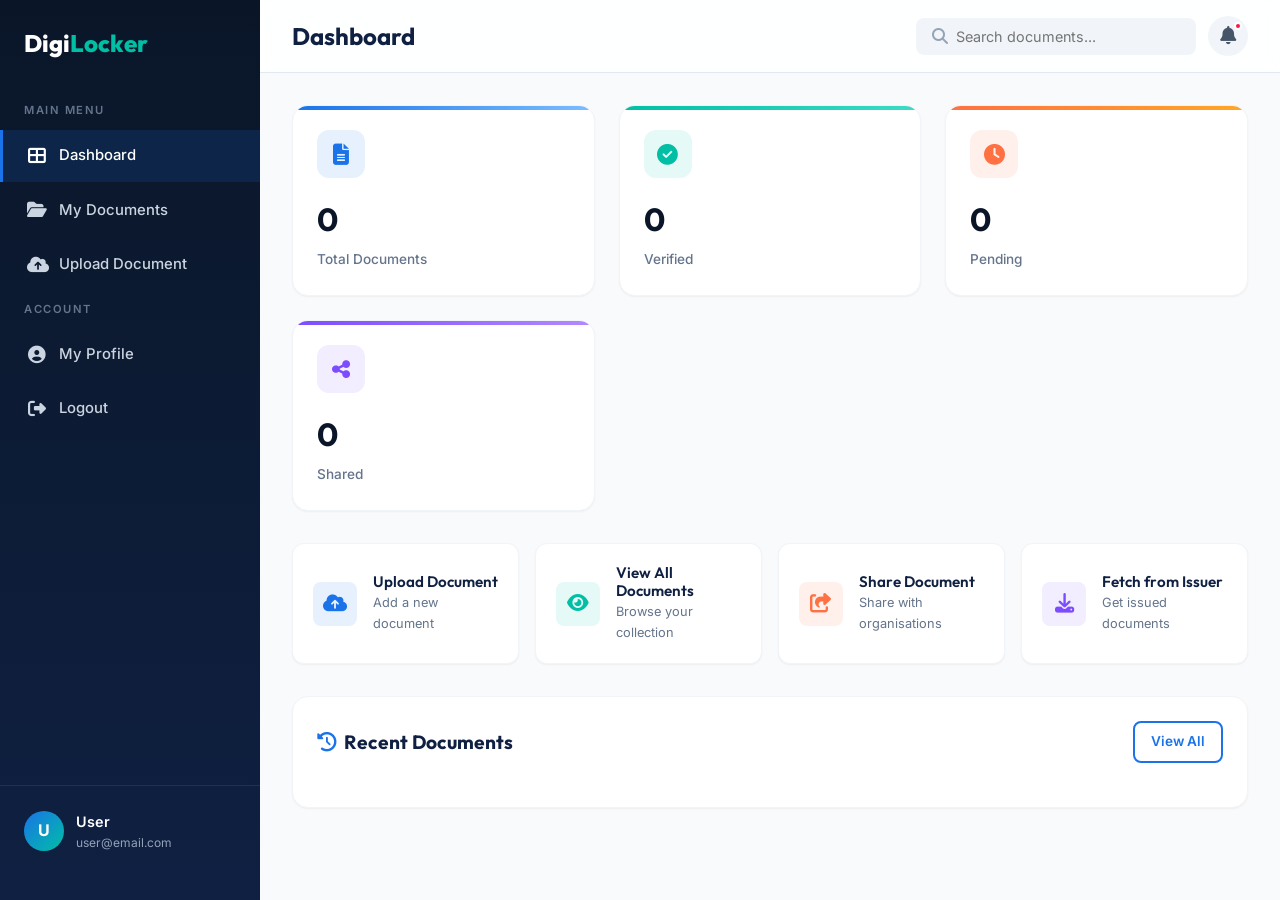
<file: make digi/index.html>
<!DOCTYPE html>
<html lang="en">

<head>
  <meta charset="UTF-8">
  <meta name="viewport" content="width=device-width, initial-scale=1.0">
  <meta name="description"
    content="DigiLocker — Your digital document wallet. Store, access, and share your documents securely.">
  <title>DigiLocker — Sign In</title>
  <link rel="stylesheet" href="css/style.css">
  <link rel="stylesheet" href="https://cdnjs.cloudflare.com/ajax/libs/font-awesome/6.5.1/css/all.min.css">
</head>

<body>
  <div class="auth-page">
    <!-- Hero Section -->
    <div class="auth-hero">
      <div class="auth-hero-content">
        <div class="logo-large">CHODU<span>Locker</span></div>
        <p class="tagline">Jada bckchodi na kare</p>
        <ul class="features-list">
          <li><span class="icon"><i class="fas fa-shield-halved"></i></span> chut chut </li>
          <li><span class="icon"><i class="fas fa-cloud-arrow-up"></i></span> bhare bajar me </li>
          <li><span class="icon"><i class="fas fa-share-nodes"></i></span> Share verified documents digitally</li>
          <li><span class="icon"><i class="fas fa-fingerprint"></i></span> Aadhaar-linked authentication</li>
          <li><span class="icon"><i class="fas fa-mobile-screen"></i></span> Access from any device, anywhere</li>
        </ul>
      </div>
    </div>

    <!-- Login Form -->
    <div class="auth-form-section">
      <div class="auth-form-wrapper">
        <h1 class="form-title">HUM AMAR HAI BSDK </h1>
        <p class="form-subtitle">BHAK BSDK</p>

        <form id="loginForm" autocomplete="off">
          <div class="form-group">
            <label for="loginUsername">nam dal M.C</label>
            <div class="input-wrapper">
              <input type="text" id="loginUsername" placeholder="Enter username or Aadhaar" required>
              <i class="fas fa-user input-icon"></i>
            </div>
          </div>

          <div class="form-group">
            <label for="loginPassword">krupaya password sahi se dale varna ma chod denge </label>
            <div class="input-wrapper">
              <input type="password" id="loginPassword" placeholder="Enter your password" required>
              <i class="fas fa-lock input-icon"></i>
              <span class="toggle-password" onclick="togglePassword('loginPassword', this)">
                <i class="fas fa-eye"></i>
              </span>
            </div>
          </div>

          <div class="form-options">
            <label class="checkbox-wrapper">
              <input type="checkbox" checked> Jyada Na Hilai
            </label>
            <a href="#">Marli Mutthi?</a>
          </div>

          <button type="submit" class="btn btn-primary"
            style="width:100%; justify-content:center; font-size:1rem; padding:15px;">
            <i class="fas fa-right-to-bracket"></i> Sign In
          </button>
        </form>

        <div class="divider">or continue with</div>

        <button class="btn btn-secondary" style="width:100%; justify-content:center;"
          onclick="showToast('OTP login coming soon!', 'info')">
          <i class="fas fa-mobile-screen"></i> Sign In with OTP
        </button>

        <p class="form-footer">
          Don't have an account? <a href="signup.html">Create Account</a>
        </p>
      </div>
    </div>
  </div>

  <div class="toast-container" id="toastContainer"></div>
  <script src="js/app.js"></script>
  <script>
    document.getElementById('loginForm').addEventListener('submit', function (e) {
      e.preventDefault();
      const username = document.getElementById('loginUsername').value.trim();
      const password = document.getElementById('loginPassword').value;
      if (login(username, password)) {
        showToast('Login successful! Redirecting...', 'success');
        setTimeout(() => window.location.href = 'dashboard.html', 800);
      } else {
        showToast('Invalid username or password', 'error');
      }
    });
    // redirect if already logged in
    if (getCurrentUser()) window.location.href = 'dashboard.html';
  </script>
</body>

</html>
</file>
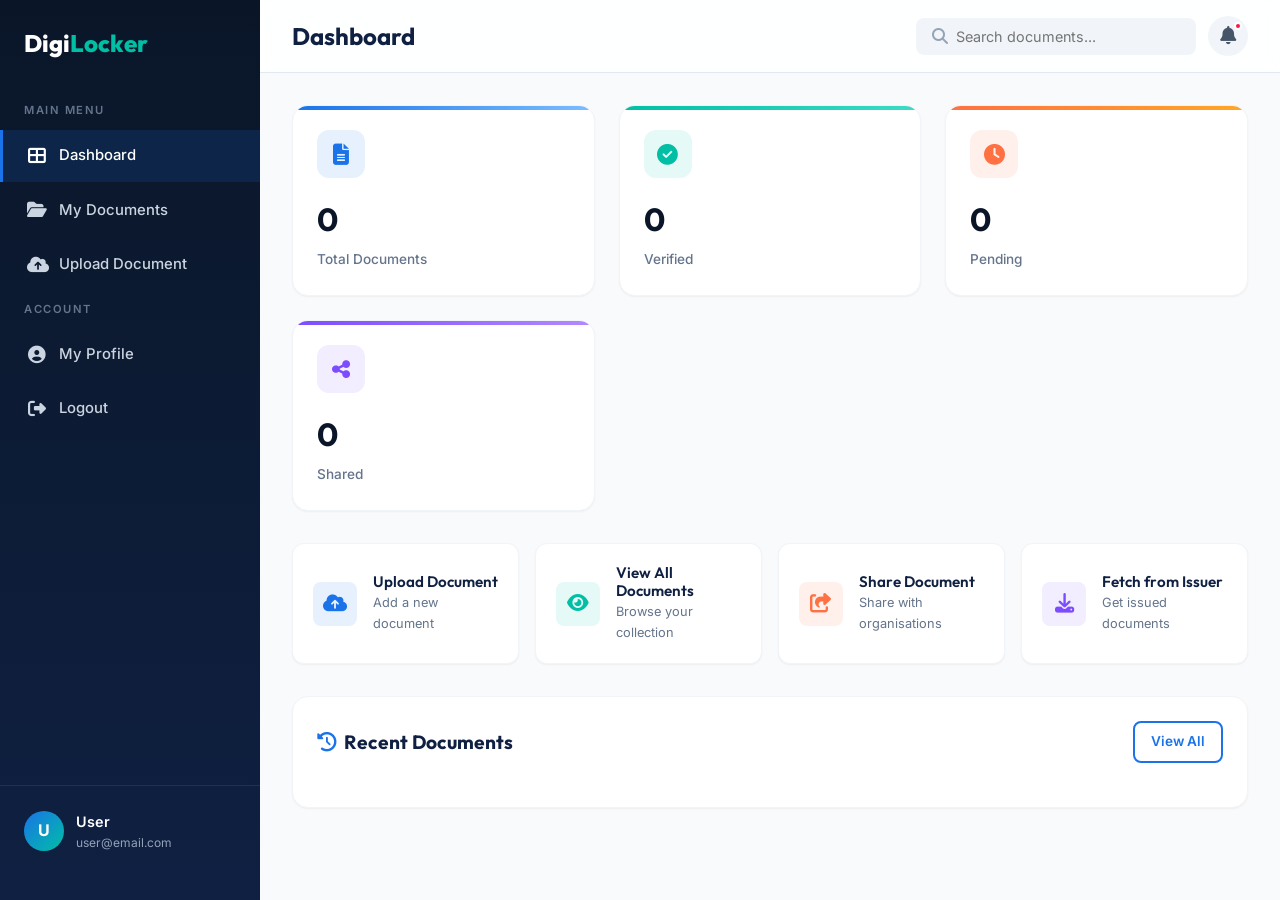
<file: make digi/dashboard.html>
<!DOCTYPE html>
<html lang="en">
<head>
  <meta charset="UTF-8">
  <meta name="viewport" content="width=device-width, initial-scale=1.0">
  <meta name="description" content="DigiLocker Dashboard — View your document statistics and recent activity.">
  <title>DigiLocker — Dashboard</title>
  <link rel="stylesheet" href="css/style.css">
  <link rel="stylesheet" href="https://cdnjs.cloudflare.com/ajax/libs/font-awesome/6.5.1/css/all.min.css">
</head>
<body>
  <!-- Sidebar Overlay (mobile) -->
  <div class="sidebar-overlay" id="sidebarOverlay" onclick="toggleSidebar()"></div>

  <!-- Sidebar -->
  <aside class="sidebar" id="sidebar">
    <div class="sidebar-header">
      <div class="sidebar-logo">Digi<span>Locker</span></div>
    </div>
    <nav class="sidebar-nav">
      <div class="nav-section-title">Main Menu</div>
      <a href="dashboard.html" class="active"><span class="nav-icon"><i class="fas fa-th-large"></i></span> Dashboard</a>
      <a href="documents.html"><span class="nav-icon"><i class="fas fa-folder-open"></i></span> My Documents</a>
      <a href="upload.html"><span class="nav-icon"><i class="fas fa-cloud-arrow-up"></i></span> Upload Document</a>
      <div class="nav-section-title">Account</div>
      <a href="profile.html"><span class="nav-icon"><i class="fas fa-user-circle"></i></span> My Profile</a>
      <a href="#" onclick="logout()"><span class="nav-icon"><i class="fas fa-right-from-bracket"></i></span> Logout</a>
    </nav>
    <div class="sidebar-footer">
      <div class="sidebar-user">
        <div class="user-avatar" id="sidebarAvatar">U</div>
        <div class="user-info">
          <div class="user-name" id="sidebarName">User</div>
          <div class="user-email" id="sidebarEmail">user@email.com</div>
        </div>
      </div>
    </div>
  </aside>

  <!-- Main Content -->
  <div class="app-layout">
    <div class="main-content">
      <!-- Top Bar -->
      <header class="topbar">
        <div class="topbar-left">
          <div class="hamburger" onclick="toggleSidebar()"><i class="fas fa-bars"></i></div>
          <h1 class="page-title">Dashboard</h1>
        </div>
        <div class="topbar-right">
          <div class="search-box">
            <i class="fas fa-search search-icon"></i>
            <input type="text" placeholder="Search documents..." id="dashSearch">
          </div>
          <div class="notification-btn" onclick="showToast('No new notifications', 'info')">
            <i class="fas fa-bell"></i>
            <span class="badge"></span>
          </div>
        </div>
      </header>

      <!-- Page Content -->
      <div class="page-content">
        <!-- Stats -->
        <div class="stats-grid">
          <div class="stat-card blue">
            <div class="stat-icon"><i class="fas fa-file-lines"></i></div>
            <div class="stat-value" id="statTotal">0</div>
            <div class="stat-label">Total Documents</div>
          </div>
          <div class="stat-card teal">
            <div class="stat-icon"><i class="fas fa-circle-check"></i></div>
            <div class="stat-value" id="statVerified">0</div>
            <div class="stat-label">Verified</div>
          </div>
          <div class="stat-card orange">
            <div class="stat-icon"><i class="fas fa-clock"></i></div>
            <div class="stat-value" id="statPending">0</div>
            <div class="stat-label">Pending</div>
          </div>
          <div class="stat-card purple">
            <div class="stat-icon"><i class="fas fa-share-nodes"></i></div>
            <div class="stat-value" id="statShared">0</div>
            <div class="stat-label">Shared</div>
          </div>
        </div>

        <!-- Quick Actions -->
        <div class="quick-actions">
          <a href="upload.html" class="quick-action-card">
            <div class="action-icon bg-blue"><i class="fas fa-cloud-arrow-up"></i></div>
            <div class="action-text">
              <h4>Upload Document</h4>
              <p>Add a new document</p>
            </div>
          </a>
          <a href="documents.html" class="quick-action-card">
            <div class="action-icon bg-teal"><i class="fas fa-eye"></i></div>
            <div class="action-text">
              <h4>View All Documents</h4>
              <p>Browse your collection</p>
            </div>
          </a>
          <div class="quick-action-card" onclick="showToast('Share feature coming soon!', 'info')">
            <div class="action-icon bg-orange"><i class="fas fa-share-from-square"></i></div>
            <div class="action-text">
              <h4>Share Document</h4>
              <p>Share with organisations</p>
            </div>
          </div>
          <div class="quick-action-card" onclick="showToast('Fetch from issuer coming soon!', 'info')">
            <div class="action-icon bg-purple"><i class="fas fa-download"></i></div>
            <div class="action-text">
              <h4>Fetch from Issuer</h4>
              <p>Get issued documents</p>
            </div>
          </div>
        </div>

        <!-- Recent Documents -->
        <div class="section-card">
          <div class="section-header">
            <h2><i class="fas fa-clock-rotate-left" style="color:var(--blue-500); margin-right:8px;"></i>Recent Documents</h2>
            <a href="documents.html" class="btn btn-sm btn-secondary">View All</a>
          </div>
          <div id="recentDocsContainer">
            <!-- Populated by JS -->
          </div>
        </div>
      </div>
    </div>
  </div>

  <div class="toast-container" id="toastContainer"></div>
  <script src="js/app.js"></script>
  <script>
    requireAuth();
    populateSidebar();
    renderDashboardStats();
    renderRecentDocs();
  </script>
</body>
</html>
</file>
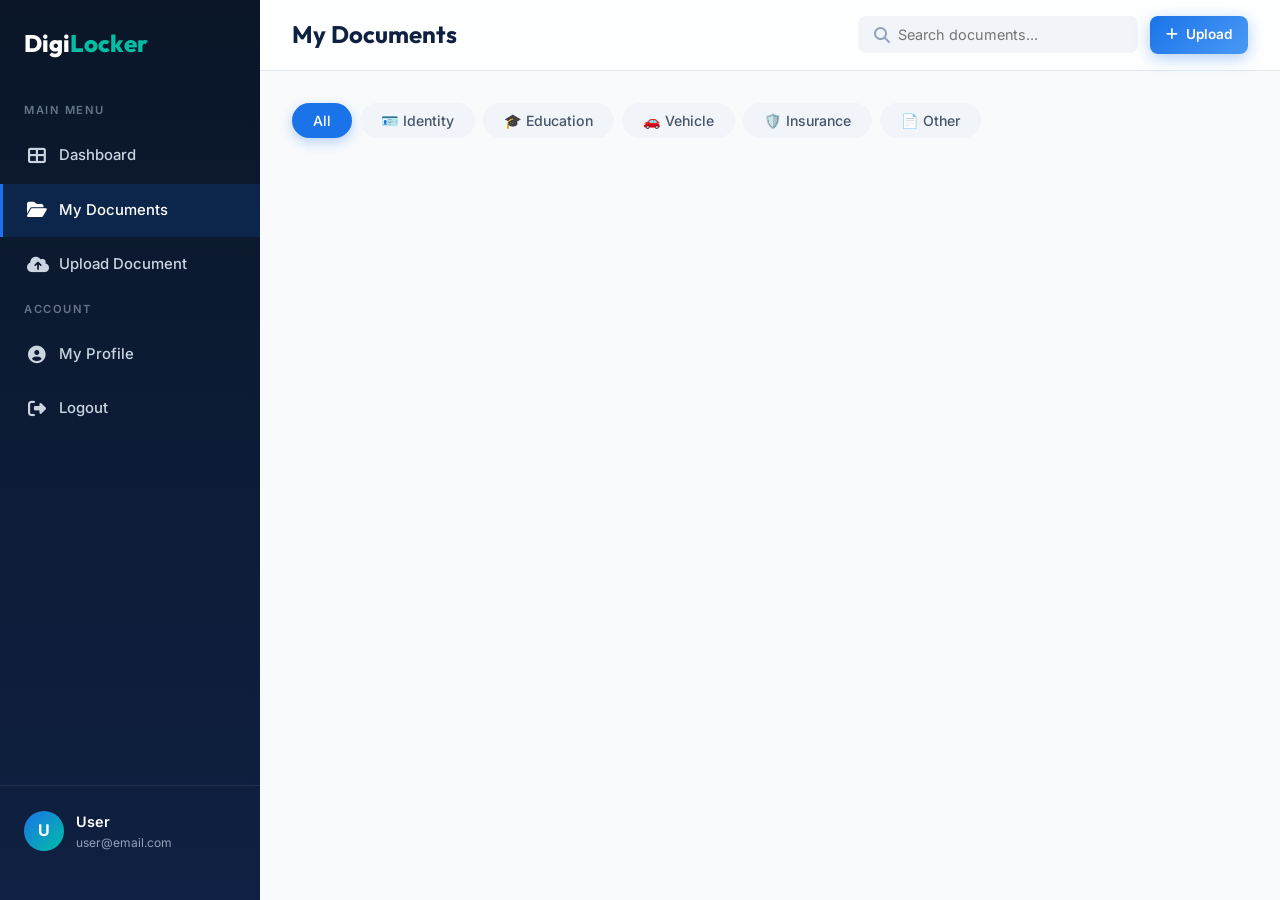
<file: make digi/documents.html>
<!DOCTYPE html>
<html lang="en">
<head>
  <meta charset="UTF-8">
  <meta name="viewport" content="width=device-width, initial-scale=1.0">
  <meta name="description" content="Browse and manage all your digital documents in DigiLocker.">
  <title>DigiLocker — My Documents</title>
  <link rel="stylesheet" href="css/style.css">
  <link rel="stylesheet" href="https://cdnjs.cloudflare.com/ajax/libs/font-awesome/6.5.1/css/all.min.css">
</head>
<body>
  <div class="sidebar-overlay" id="sidebarOverlay" onclick="toggleSidebar()"></div>

  <aside class="sidebar" id="sidebar">
    <div class="sidebar-header">
      <div class="sidebar-logo">Digi<span>Locker</span></div>
    </div>
    <nav class="sidebar-nav">
      <div class="nav-section-title">Main Menu</div>
      <a href="dashboard.html"><span class="nav-icon"><i class="fas fa-th-large"></i></span> Dashboard</a>
      <a href="documents.html" class="active"><span class="nav-icon"><i class="fas fa-folder-open"></i></span> My Documents</a>
      <a href="upload.html"><span class="nav-icon"><i class="fas fa-cloud-arrow-up"></i></span> Upload Document</a>
      <div class="nav-section-title">Account</div>
      <a href="profile.html"><span class="nav-icon"><i class="fas fa-user-circle"></i></span> My Profile</a>
      <a href="#" onclick="logout()"><span class="nav-icon"><i class="fas fa-right-from-bracket"></i></span> Logout</a>
    </nav>
    <div class="sidebar-footer">
      <div class="sidebar-user">
        <div class="user-avatar" id="sidebarAvatar">U</div>
        <div class="user-info">
          <div class="user-name" id="sidebarName">User</div>
          <div class="user-email" id="sidebarEmail">user@email.com</div>
        </div>
      </div>
    </div>
  </aside>

  <div class="app-layout">
    <div class="main-content">
      <header class="topbar">
        <div class="topbar-left">
          <div class="hamburger" onclick="toggleSidebar()"><i class="fas fa-bars"></i></div>
          <h1 class="page-title">My Documents</h1>
        </div>
        <div class="topbar-right">
          <div class="search-box">
            <i class="fas fa-search search-icon"></i>
            <input type="text" placeholder="Search documents..." id="docSearch" oninput="filterDocuments()">
          </div>
          <a href="upload.html" class="btn btn-primary btn-sm"><i class="fas fa-plus"></i> Upload</a>
        </div>
      </header>

      <div class="page-content">
        <!-- Category Tabs -->
        <div class="category-tabs" id="categoryTabs">
          <button class="category-tab active" data-cat="all" onclick="setCategory('all', this)">All</button>
          <button class="category-tab" data-cat="identity" onclick="setCategory('identity', this)">🪪 Identity</button>
          <button class="category-tab" data-cat="education" onclick="setCategory('education', this)">🎓 Education</button>
          <button class="category-tab" data-cat="vehicle" onclick="setCategory('vehicle', this)">🚗 Vehicle</button>
          <button class="category-tab" data-cat="insurance" onclick="setCategory('insurance', this)">🛡️ Insurance</button>
          <button class="category-tab" data-cat="other" onclick="setCategory('other', this)">📄 Other</button>
        </div>

        <!-- Document Grid -->
        <div class="docs-grid" id="docsGrid">
          <!-- Populated by JS -->
        </div>
      </div>
    </div>
  </div>

  <!-- Delete Confirmation Modal -->
  <div class="modal-overlay" id="deleteModal">
    <div class="modal">
      <h3><i class="fas fa-triangle-exclamation" style="color:var(--red-500); margin-right:8px;"></i>Delete Document</h3>
      <p>Are you sure you want to delete this document? This action cannot be undone.</p>
      <div class="modal-actions">
        <button class="btn btn-secondary btn-sm" onclick="closeModal('deleteModal')">Cancel</button>
        <button class="btn btn-danger btn-sm" id="confirmDeleteBtn">Delete</button>
      </div>
    </div>
  </div>

  <div class="toast-container" id="toastContainer"></div>
  <script src="js/app.js"></script>
  <script>
    requireAuth();
    populateSidebar();

    let currentCategory = 'all';

    function setCategory(cat, btn) {
      currentCategory = cat;
      document.querySelectorAll('.category-tab').forEach(t => t.classList.remove('active'));
      btn.classList.add('active');
      filterDocuments();
    }

    function filterDocuments() {
      const search = (document.getElementById('docSearch').value || '').toLowerCase();
      const docs = getDocuments();
      const filtered = docs.filter(d => {
        const matchCat = currentCategory === 'all' || d.category === currentCategory;
        const matchSearch = d.name.toLowerCase().includes(search) || d.category.toLowerCase().includes(search);
        return matchCat && matchSearch;
      });
      renderDocGrid(filtered);
    }

    function renderDocGrid(docs) {
      const grid = document.getElementById('docsGrid');
      if (!docs.length) {
        grid.innerHTML = `
          <div class="empty-state" style="grid-column:1/-1;">
            <div class="empty-icon">📂</div>
            <h3>No documents found</h3>
            <p>Upload your first document to get started</p>
            <a href="upload.html" class="btn btn-primary"><i class="fas fa-cloud-arrow-up"></i> Upload Document</a>
          </div>`;
        return;
      }
      grid.innerHTML = docs.map((doc, i) => `
        <div class="doc-card" style="animation-delay:${i * .05}s">
          <div class="doc-card-header">
            <div class="doc-icon-lg ${doc.category}" style="background:${getCategoryBg(doc.category)}; color:${getCategoryColor(doc.category)};">
              ${getCategoryIcon(doc.category)}
            </div>
            <div class="doc-details">
              <h4 title="${doc.name}">${doc.name}</h4>
              <div class="doc-category">${capitalize(doc.category)}</div>
            </div>
          </div>
          <div class="doc-card-body">
            <div class="doc-card-meta">
              <span><i class="fas fa-calendar"></i> ${doc.date}</span>
              <span><i class="fas fa-hdd"></i> ${doc.size || 'N/A'}</span>
            </div>
            <div style="margin-top:10px;">
              <span class="status-badge ${doc.verified ? 'verified' : 'pending'}">
                <i class="fas fa-${doc.verified ? 'circle-check' : 'clock'}"></i>
                ${doc.verified ? 'Verified' : 'Pending'}
              </span>
            </div>
          </div>
          <div class="doc-card-actions">
            <button class="btn btn-sm doc-action-view" onclick="viewDocument('${doc.id}')"><i class="fas fa-eye"></i> View</button>
            <button class="btn btn-sm doc-action-download" onclick="downloadDocument('${doc.id}')"><i class="fas fa-download"></i></button>
            <button class="btn btn-sm doc-action-delete" onclick="promptDelete('${doc.id}')"><i class="fas fa-trash"></i></button>
          </div>
        </div>
      `).join('');
    }

    let deleteTargetId = null;
    function promptDelete(id) {
      deleteTargetId = id;
      document.getElementById('deleteModal').classList.add('show');
    }
    function closeModal(id) {
      document.getElementById(id).classList.remove('show');
    }
    document.getElementById('confirmDeleteBtn').addEventListener('click', function() {
      if (deleteTargetId) {
        deleteDocument(deleteTargetId);
        showToast('Document deleted', 'success');
        closeModal('deleteModal');
        filterDocuments();
        deleteTargetId = null;
      }
    });

    filterDocuments();
  </script>
</body>
</html>
</file>
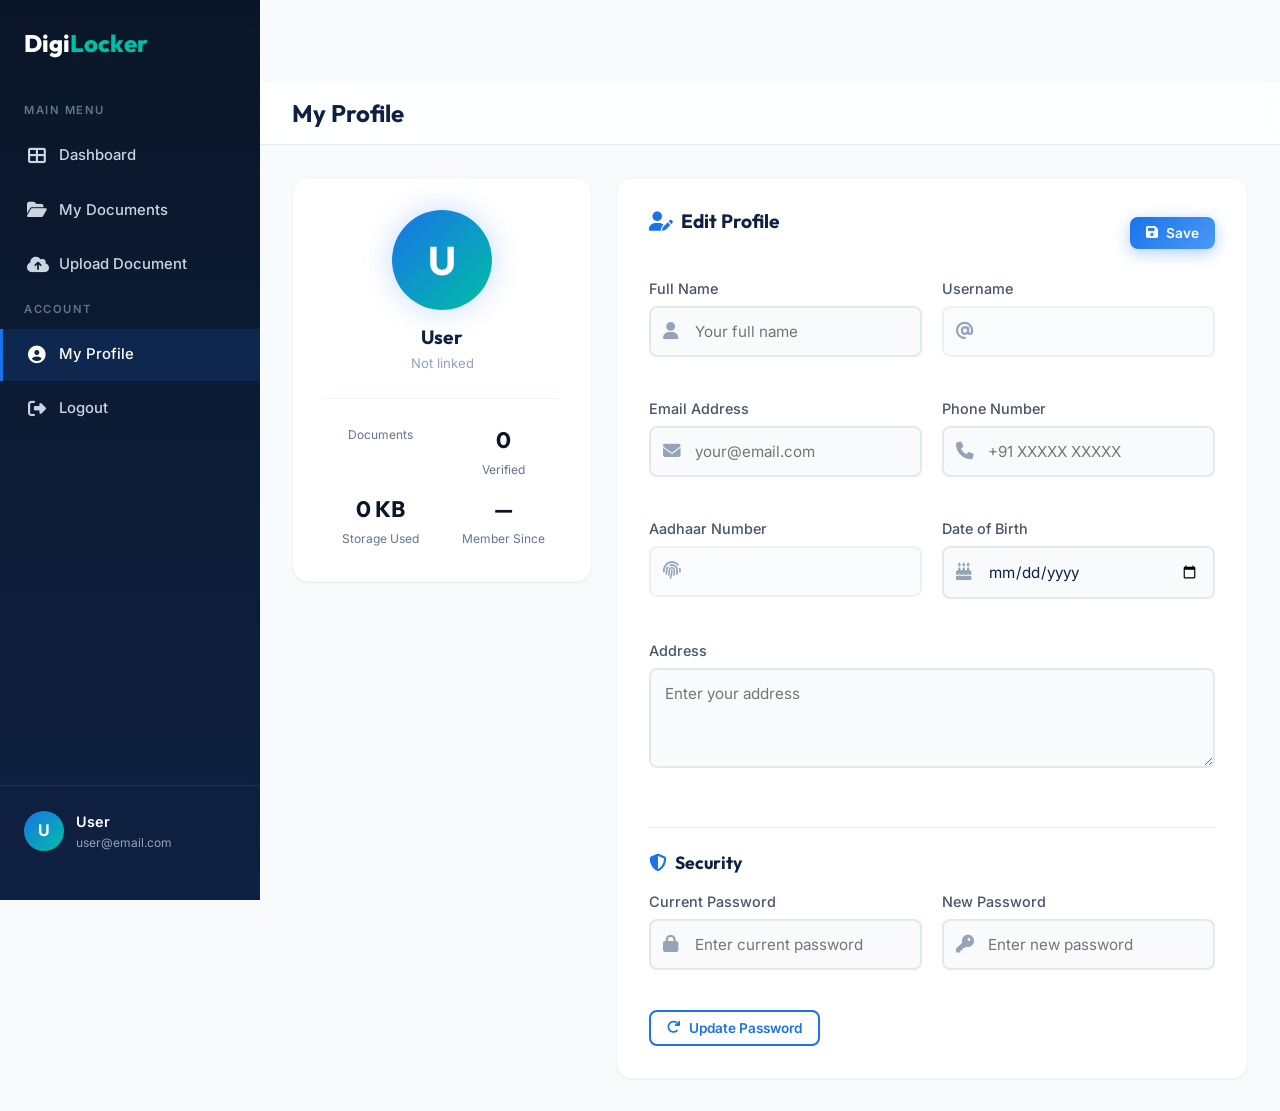
<file: make digi/profile.html>
<!DOCTYPE html>
<html lang="en">

<head>
  <meta charset="UTF-8">
  <meta name="viewport" content="width=device-width, initial-scale=1.0">
  <meta name="description" content="Manage your DigiLocker profile and account settings.">
  <title>DigiLocker — My Profile</title>
  <link rel="stylesheet" href="css/style.css">
  <link rel="stylesheet" href="https://cdnjs.cloudflare.com/ajax/libs/font-awesome/6.5.1/css/all.min.css">
</head>

<body>6
  <div class="sidebar-overlay" id="sidebarOverlay" onclick="toggleSidebar()"></div>

  <aside class="sidebar" id="sidebar">
    <div class="sidebar-header">
      <div class="sidebar-logo">Digi<span>Locker</span></div>
    </div>
    <nav class="sidebar-nav">
      <div class="nav-section-title">Main Menu</div>
      <a href="dashboard.html"><span class="nav-icon"><i class="fas fa-th-large"></i></span> Dashboard</a>
      <a href="documents.html"><span class="nav-icon"><i class="fas fa-folder-open"></i></span> My Documents</a>
      <a href="upload.html"><span class="nav-icon"><i class="fas fa-cloud-arrow-up"></i></span> Upload Document</a>
      <div class="nav-section-title">Account</div>
      <a href="profile.html" class="active"><span class="nav-icon"><i class="fas fa-user-circle"></i></span> My
        Profile</a>
      <a href="#" onclick="logout()"><span class="nav-icon"><i class="fas fa-right-from-bracket"></i></span> Logout</a>
    </nav>
    <div class="sidebar-footer">
      <div class="sidebar-user">
        <div class="user-avatar" id="sidebarAvatar">U</div>
        <div class="user-info">
          <div class="user-name" id="sidebarName">User</div>
          <div class="user-email" id="sidebarEmail">user@email.com</div>
        </div>
      </div>
    </div>
  </aside>
  <table>
    <tr>
      <th>Name</th>
      <th>Subject</th>
    </tr>
    <tr>
      <td>Rahul</td>
      <td>Data Science</td>
    </tr>
  </table>


  <div class="app-layout">
    <div class="main-content">
      <header class="topbar">
        <div class="topbar-left">
          <div class="hamburger" onclick="toggleSidebar()"><i class="fas fa-bars"></i></div>
          <h1 class="page-title">My Profile</h1>
        </div>
        <div class="topbar-right"></div>
      </header>

      <div class="page-content">
        <div class="profile-grid">
          <!-- Profile Sidebar -->
          <div class="profile-sidebar">
            <div class="profile-avatar" id="profileAvatar">U</div>
            <h3 id="profileName">User Name</h3>
            <p class="profile-email" id="profileEmail">user@email.com</p>
            <p class="profile-aadhaar" id="profileAadhaar">XXXX XXXX XXXX</p>
            <div class="profile-stats">
              <div class="profile-stat">
                <div class="num" id="profileDocCount">0</div>
                <div class="lbl">Documents</div>
              </div>
              <div class="profile-stat">
                <div class="num" id="profileVerified">0</div>
                <div class="lbl">Verified</div>
              </div>
              <div class="profile-stat">
                <div class="num" id="profileStorage">0 KB</div>
                <div class="lbl">Storage Used</div>
              </div>
              <div class="profile-stat">
                <div class="num" id="profileJoined">—</div>
                <div class="lbl">Member Since</div>
              </div>
            </div>
          </div>

          <!-- Profile Details -->
          <div class="profile-details">
            <div class="section-header">
              <h2><i class="fas fa-user-pen" style="color:var(--blue-500); margin-right:8px;"></i>Edit Profile</h2>
              <button class="btn btn-primary btn-sm" id="saveProfileBtn" onclick="saveProfile()">
                <i class="fas fa-save"></i> Save
              </button>
            </div>

            <form id="profileForm">
              <div class="detail-row">
                <div class="form-group">
                  <label for="editName">Full Name</label>
                  <div class="input-wrapper">
                    <input type="text" id="editName" placeholder="Your full name">
                    <i class="fas fa-user input-icon"></i>
                  </div>
                </div>
                <div class="form-group">
                  <label for="editUsername">Username</label>
                  <div class="input-wrapper">
                    <input type="text" id="editUsername" disabled style="opacity:.6; cursor:not-allowed;">
                    <i class="fas fa-at input-icon"></i>
                  </div>
                </div>
              </div>

              <div class="detail-row">
                <div class="form-group">
                  <label for="editEmail">Email Address</label>
                  <div class="input-wrapper">
                    <input type="email" id="editEmail" placeholder="your@email.com">
                    <i class="fas fa-envelope input-icon"></i>
                  </div>
                </div>
                <div class="form-group">
                  <label for="editPhone">Phone Number</label>
                  <div class="input-wrapper">
                    <input type="tel" id="editPhone" placeholder="+91 XXXXX XXXXX">
                    <i class="fas fa-phone input-icon"></i>
                  </div>
                </div>
              </div>

              <div class="detail-row">
                <div class="form-group">
                  <label for="editAadhaar">Aadhaar Number</label>
                  <div class="input-wrapper">
                    <input type="text" id="editAadhaar" disabled style="opacity:.6; cursor:not-allowed;">
                    <i class="fas fa-fingerprint input-icon"></i>
                  </div>
                </div>
                <div class="form-group">
                  <label for="editDob">Date of Birth</label>
                  <div class="input-wrapper">
                    <input type="date" id="editDob">
                    <i class="fas fa-cake-candles input-icon"></i>
                  </div>
                </div>
              </div>

              <div class="detail-row">
                <div class="form-group" style="grid-column:1/-1;">
                  <label for="editAddress">Address</label>
                  <textarea id="editAddress" placeholder="Enter your address"></textarea>
                </div>
              </div>
            </form>

            <!-- Change Password -->
            <div style="margin-top:32px; padding-top:24px; border-top:1px solid var(--gray-200);">
              <h2 style="font-size:1.1rem; margin-bottom:16px;"><i class="fas fa-shield-halved"
                  style="color:var(--blue-500); margin-right:8px;"></i>Security</h2>
              <div class="detail-row">
                <div class="form-group">
                  <label for="currentPass">Current Password</label>
                  <div class="input-wrapper">
                    <input type="password" id="currentPass" placeholder="Enter current password">
                    <i class="fas fa-lock input-icon"></i>
                  </div>
                </div>
                <div class="form-group">
                  <label for="newPass">New Password</label>
                  <div class="input-wrapper">
                    <input type="password" id="newPass" placeholder="Enter new password">
                    <i class="fas fa-key input-icon"></i>
                  </div>
                </div>
              </div>
              <button class="btn btn-secondary btn-sm" onclick="changePassword()">
                <i class="fas fa-arrow-rotate-right"></i> Update Password
              </button>
            </div>
          </div>
        </div>
      </div>
    </div>
  </div>

  <div class="toast-container" id="toastContainer"></div>
  <script src="js/app.js"></script>
  <script>
    requireAuth();
    populateSidebar();

    // Load profile data
    const user = getCurrentUser();
    if (user) {
      document.getElementById('profileAvatar').textContent = user.name ? user.name[0].toUpperCase() : 'U';
      document.getElementById('profileName').textContent = user.name || 'User';
      document.getElementById('profileEmail').textContent = user.email || '';
      const maskedAadhaar = user.aadhaar ? 'XXXX XXXX ' + user.aadhaar.slice(-4) : 'Not linked';
      document.getElementById('profileAadhaar').textContent = maskedAadhaar;

      // Edit fields
      document.getElementById('editName').value = user.name || '';
      document.getElementById('editUsername').value = user.username || '';
      document.getElementById('editEmail').value = user.email || '';
      document.getElementById('editPhone').value = user.phone || '';
      document.getElementById('editAadhaar').value = user.aadhaar ? user.aadhaar.replace(/(\d{4})(?=\d)/g, '$1 ') : '';
      document.getElementById('editDob').value = user.dob || '';
      document.getElementById('editAddress').value = user.address || '';

      // Stats
      const docs = getDocuments();
      document.getElementById('profileDocCount').textContent = docs.length;
      document.getElementById('profileVerified').textContent = docs.filter(d => d.verified).length;
      document.getElementById('profileJoined').textContent = user.joined || 'Today';

      // Estimate storage
      let totalBytes = 0;
      docs.forEach(d => { if (d.data) totalBytes += d.data.length; });
      document.getElementById('profileStorage').textContent = formatFileSize(totalBytes);
    }

    function saveProfile() {
      const updated = {
        name: document.getElementById('editName').value.trim(),
        email: document.getElementById('editEmail').value.trim(),
        phone: document.getElementById('editPhone').value.trim(),
        dob: document.getElementById('editDob').value,
        address: document.getElementById('editAddress').value.trim()
      };
      updateUser(updated);
      showToast('Profile updated successfully!', 'success');
      // Refresh sidebar
      populateSidebar();
      document.getElementById('profileAvatar').textContent = updated.name ? updated.name[0].toUpperCase() : 'U';
      document.getElementById('profileName').textContent = updated.name;
      document.getElementById('profileEmail').textContent = updated.email;
    }

    function changePassword() {
      const current = document.getElementById('currentPass').value;
      const newP = document.getElementById('newPass').value;
      if (!current || !newP) { showToast('Fill in both password fields', 'error'); return; }
      if (newP.length < 6) { showToast('New password must be at least 6 characters', 'error'); return; }
      const user = getCurrentUser();
      if (user.password !== current) { showToast('Current password is incorrect', 'error'); return; }
      updateUser({ password: newP });
      showToast('Password updated!', 'success');
      document.getElementById('currentPass').value = '';
      document.getElementById('newPass').value = '';
    }
  </script>
</body>

</html>
</file>
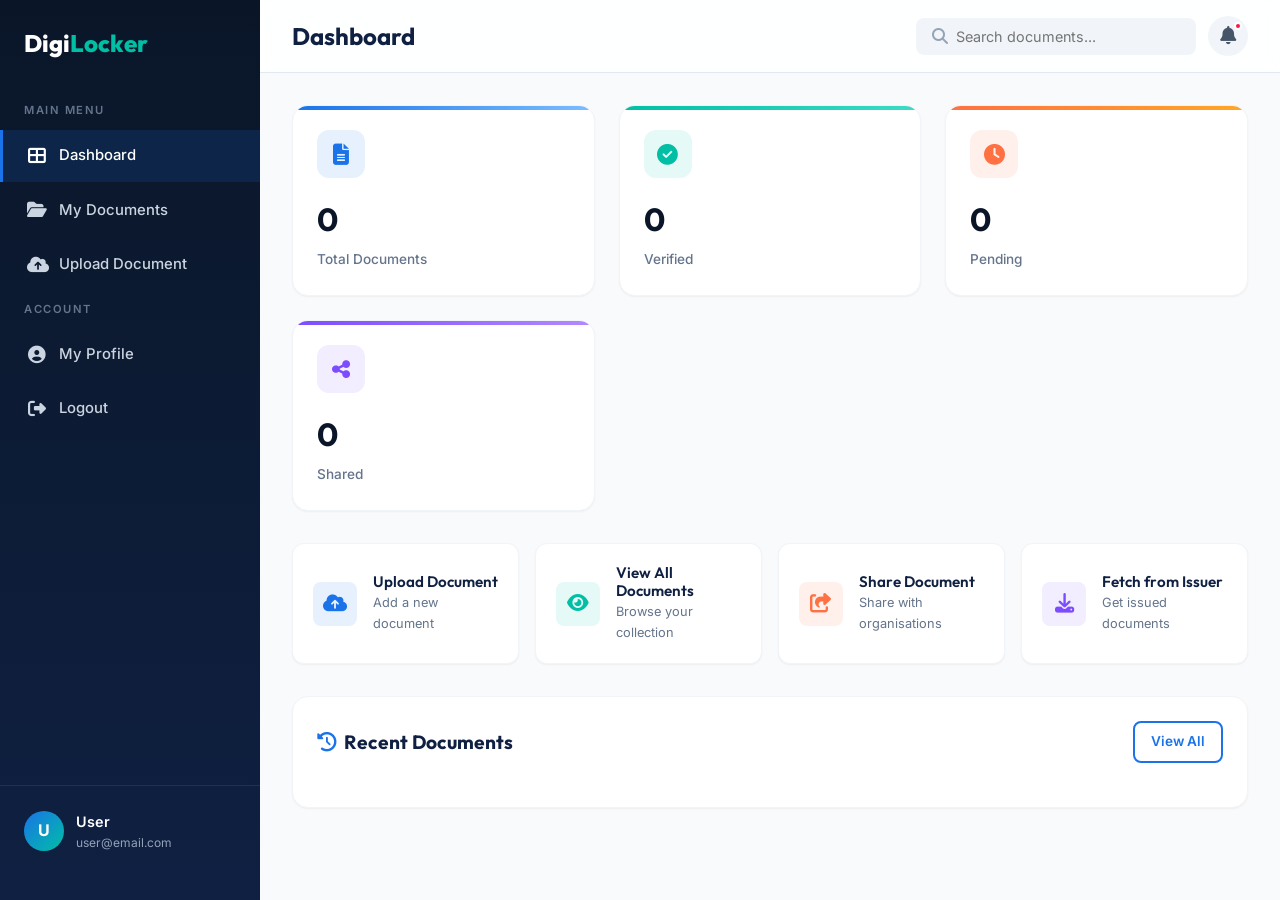
<file: make digi/signup.html>
<!DOCTYPE html>
<html lang="en">

<head>
  <meta charset="UTF-8">
  <meta name="viewport" content="width=device-width, initial-scale=1.0">
  <meta name="description"
    content="Create your DigiLocker account to securely store and manage your digital documents.">
  <title>DigiLocker — Create Account</title>
  <link rel="stylesheet" href="css/style.css">
  <link rel="stylesheet" href="https://cdnjs.cloudflare.com/ajax/libs/font-awesome/6.5.1/css/all.min.css">
</head>

<body>
  <div class="auth-page">
    <!-- Hero -->
    <div class="auth-hero">
      <div class="auth-hero-content">
        <div class="logo-large">chodu<span>Locker</span></div>
        <p class="tagline">Join millions of Indians going paperless</p>
        <ul class="features-list">
          <li><span class="icon"><i class="fas fa-clock"></i></span> Setup in under 2 minutes</li>
          <li><span class="icon"><i class="fas fa-id-card"></i></span> Link your Aadhaar for verification</li>
          <li><span class="icon"><i class="fas fa-folder-open"></i></span> Store up to 1 GB of documents free</li>
          <li><span class="icon"><i class="fas fa-lock"></i></span> Bank-grade security & encryption</li>
        </ul>
      </div>
    </div>

    <!-- Signup Form -->
    <div class="auth-form-section">
      <div class="auth-form-wrapper">
        <h1 class="form-title">Create Account</h1>
        <p class="form-subtitle">Start your paperless journey today</p>

        <form id="signupForm" autocomplete="off">
          <div class="form-group">
            <label for="fullName">Full Name</label>
            <div class="input-wrapper">
              <input type="text" id="fullName" placeholder="Enter your full name" required>
              <i class="fas fa-user input-icon"></i>
            </div>
          </div>

          <div class="form-group">
            <label for="aadhaarNumber">Aadhaar Number</label>
            <div class="input-wrapper">
              <input type="text" id="aadhaarNumber" placeholder="XXXX XXXX XXXX" maxlength="14" required>
              <i class="fas fa-fingerprint input-icon"></i>
            </div>
          </div>

          <div class="form-group">
            <label for="email">Email Address</label>
            <div class="input-wrapper">
              <input type="email" id="email" placeholder="you@example.com" required>
              <i class="fas fa-envelope input-icon"></i>
            </div>
          </div>

          <div class="form-group">
            <label for="phone">Phone Number</label>
            <div class="input-wrapper">
              <input type="tel" id="phone" placeholder="+91 XXXXX XXXXX" maxlength="15" required>
              <i class="fas fa-phone input-icon"></i>
            </div>
          </div>

          <div class="form-group">
            <label for="signupUsername">Username</label>
            <div class="input-wrapper">
              <input type="text" id="signupUsername" placeholder="Choose a username" required>
              <i class="fas fa-at input-icon"></i>
            </div>
          </div>

          <div class="form-group">
            <label for="signupPassword">Password</label>
            <div class="input-wrapper">
              <input type="password" id="signupPassword" placeholder="Create a strong password" required minlength="6">
              <i class="fas fa-lock input-icon"></i>
              <span class="toggle-password" onclick="togglePassword('signupPassword', this)">
                <i class="fas fa-eye"></i>
              </span>
            </div>
          </div>

          <div class="form-group">
            <label for="confirmPassword">Confirm Password</label>
            <div class="input-wrapper">
              <input type="password" id="confirmPassword" placeholder="Confirm your password" required>
              <i class="fas fa-lock input-icon"></i>
            </div>
          </div>

          <div style="margin-bottom: 20px;">
            <label class="checkbox-wrapper">
              <input type="checkbox" id="agreeTerms" required>
              I agree to the <a href="#" style="color:var(--blue-500); font-weight:500;">Terms & Conditions</a>
            </label>
          </div>

          <button type="submit" class="btn btn-primary"
            style="width:100%; justify-content:center; font-size:1rem; padding:15px;">
            <i class="fas fa-user-plus"></i> Create Account
          </button>
        </form>

        <p class="form-footer">
          Already have an account? <a href="index.html">Sign In</a>
        </p>
      </div>
    </div>
  </div>

  <div class="toast-container" id="toastContainer"></div>
  <script src="js/app.js"></script>
  <script>
    // Format Aadhaar as XXXX XXXX XXXX
    document.getElementById('aadhaarNumber').addEventListener('input', function (e) {
      let val = e.target.value.replace(/\s/g, '').replace(/\D/g, '');
      if (val.length > 12) val = val.slice(0, 12);
      e.target.value = val.replace(/(\d{4})(?=\d)/g, '$1 ');
    });

    document.getElementById('signupForm').addEventListener('submit', function (e) {
      e.preventDefault();
      const name = document.getElementById('fullName').value.trim();
      const aadhaar = document.getElementById('aadhaarNumber').value.replace(/\s/g, '');
      const email = document.getElementById('email').value.trim();
      const phone = document.getElementById('phone').value.trim();
      const username = document.getElementById('signupUsername').value.trim();
      const password = document.getElementById('signupPassword').value;
      const confirm = document.getElementById('confirmPassword').value;

      if (password !== confirm) { showToast('Passwords do not match', 'error'); return; }
      if (aadhaar.length !== 12) { showToast('Aadhaar number must be 12 digits', 'error'); return; }

      if (signup({ name, aadhaar, email, phone, username, password })) {
        showToast('Account created! Redirecting...', 'success');
        setTimeout(() => window.location.href = 'dashboard.html', 800);
      } else {
        showToast('Username already exists', 'error');
      }
    });
    if (getCurrentUser()) window.location.href = 'dashboard.html';
  </script>
</body>

</html>
</file>
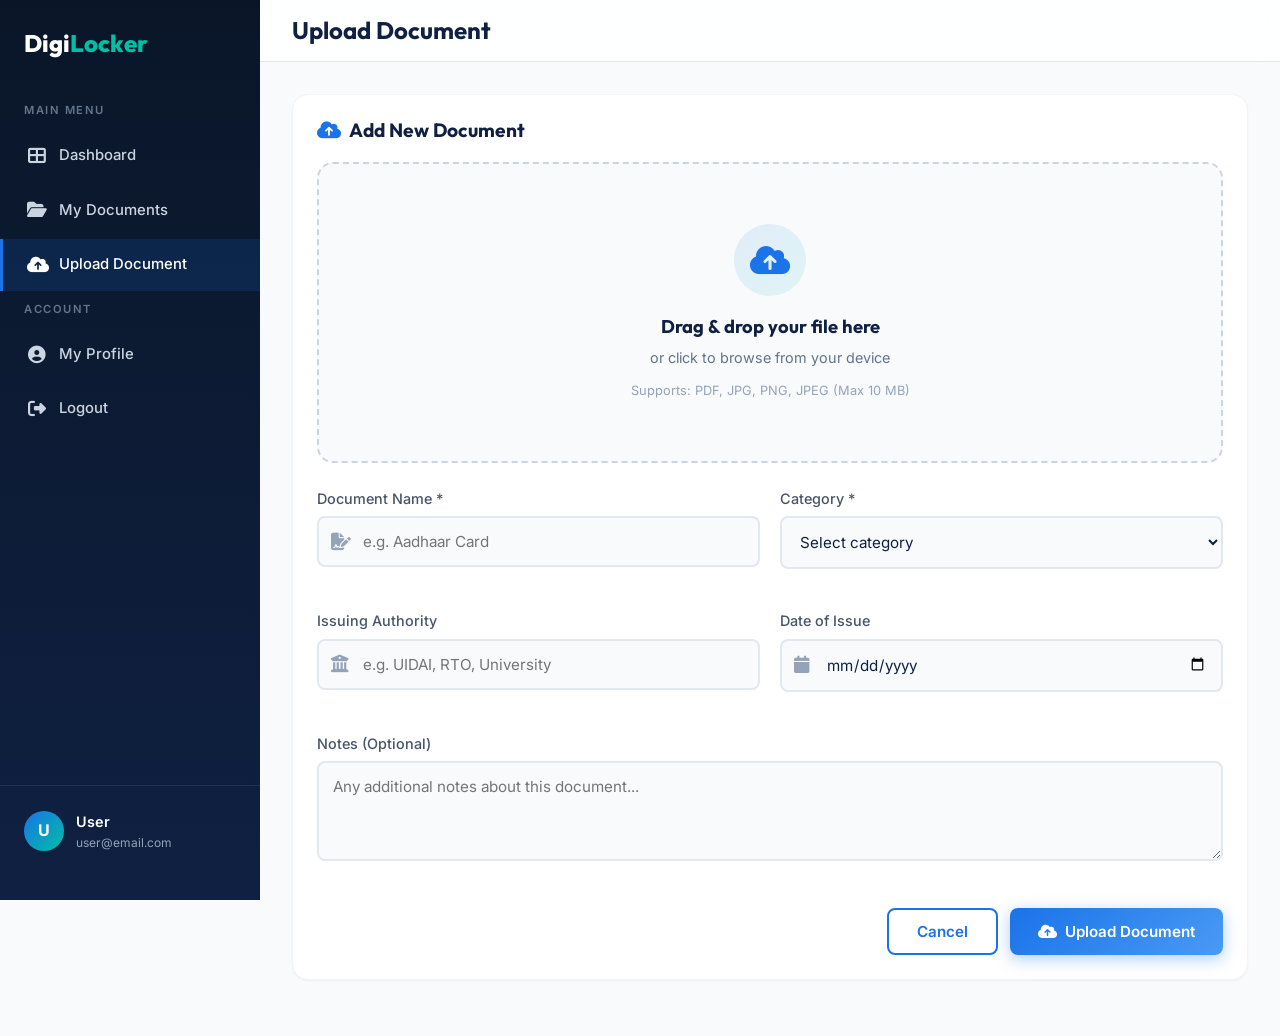
<file: make digi/upload.html>
<!DOCTYPE html>
<html lang="en">
<head>
  <meta charset="UTF-8">
  <meta name="viewport" content="width=device-width, initial-scale=1.0">
  <meta name="description" content="Upload documents to your DigiLocker digital wallet.">
  <title>DigiLocker — Upload Document</title>
  <link rel="stylesheet" href="css/style.css">
  <link rel="stylesheet" href="https://cdnjs.cloudflare.com/ajax/libs/font-awesome/6.5.1/css/all.min.css">
</head>
<body>
  <div class="sidebar-overlay" id="sidebarOverlay" onclick="toggleSidebar()"></div>

  <aside class="sidebar" id="sidebar">
    <div class="sidebar-header">
      <div class="sidebar-logo">Digi<span>Locker</span></div>
    </div>
    <nav class="sidebar-nav">
      <div class="nav-section-title">Main Menu</div>
      <a href="dashboard.html"><span class="nav-icon"><i class="fas fa-th-large"></i></span> Dashboard</a>
      <a href="documents.html"><span class="nav-icon"><i class="fas fa-folder-open"></i></span> My Documents</a>
      <a href="upload.html" class="active"><span class="nav-icon"><i class="fas fa-cloud-arrow-up"></i></span> Upload Document</a>
      <div class="nav-section-title">Account</div>
      <a href="profile.html"><span class="nav-icon"><i class="fas fa-user-circle"></i></span> My Profile</a>
      <a href="#" onclick="logout()"><span class="nav-icon"><i class="fas fa-right-from-bracket"></i></span> Logout</a>
    </nav>
    <div class="sidebar-footer">
      <div class="sidebar-user">
        <div class="user-avatar" id="sidebarAvatar">U</div>
        <div class="user-info">
          <div class="user-name" id="sidebarName">User</div>
          <div class="user-email" id="sidebarEmail">user@email.com</div>
        </div>
      </div>
    </div>
  </aside>

  <div class="app-layout">
    <div class="main-content">
      <header class="topbar">
        <div class="topbar-left">
          <div class="hamburger" onclick="toggleSidebar()"><i class="fas fa-bars"></i></div>
          <h1 class="page-title">Upload Document</h1>
        </div>
        <div class="topbar-right"></div>
      </header>

      <div class="page-content">
        <div class="section-card">
          <div class="section-header">
            <h2><i class="fas fa-cloud-arrow-up" style="color:var(--blue-500); margin-right:8px;"></i>Add New Document</h2>
          </div>

          <!-- Drop Zone -->
          <div class="upload-area" id="uploadArea" onclick="document.getElementById('fileInput').click()">
            <div class="upload-icon"><i class="fas fa-cloud-arrow-up"></i></div>
            <h3>Drag & drop your file here</h3>
            <p>or click to browse from your device</p>
            <p class="file-types">Supports: PDF, JPG, PNG, JPEG (Max 10 MB)</p>
            <input type="file" id="fileInput" accept=".pdf,.jpg,.jpeg,.png" hidden>
          </div>

          <!-- File Preview -->
          <div class="file-preview" id="filePreview">
            <div class="file-icon"><i class="fas fa-file"></i></div>
            <div class="file-info">
              <div class="file-name" id="previewName">file.pdf</div>
              <div class="file-size" id="previewSize">0 KB</div>
            </div>
            <span class="remove-file" onclick="removeFile()"><i class="fas fa-xmark"></i></span>
          </div>

          <!-- Upload Progress -->
          <div class="progress-bar-wrapper" id="progressWrapper">
            <div class="progress-bar">
              <div class="progress-fill" id="progressFill"></div>
            </div>
            <div class="progress-text" id="progressText">0%</div>
          </div>

          <!-- Form Fields -->
          <form id="uploadForm" class="upload-form" style="margin-top:24px;">
            <div class="form-group">
              <label for="docName">Document Name *</label>
              <div class="input-wrapper">
                <input type="text" id="docName" placeholder="e.g. Aadhaar Card" required>
                <i class="fas fa-file-signature input-icon"></i>
              </div>
            </div>

            <div class="form-group">
              <label for="docCategory">Category *</label>
              <select id="docCategory" required>
                <option value="">Select category</option>
                <option value="identity">🪪 Identity</option>
                <option value="education">🎓 Education</option>
                <option value="vehicle">🚗 Vehicle</option>
                <option value="insurance">🛡️ Insurance</option>
                <option value="other">📄 Other</option>
              </select>
            </div>

            <div class="form-group">
              <label for="issuingAuth">Issuing Authority</label>
              <div class="input-wrapper">
                <input type="text" id="issuingAuth" placeholder="e.g. UIDAI, RTO, University">
                <i class="fas fa-building-columns input-icon"></i>
              </div>
            </div>

            <div class="form-group">
              <label for="docDate">Date of Issue</label>
              <div class="input-wrapper">
                <input type="date" id="docDate">
                <i class="fas fa-calendar input-icon"></i>
              </div>
            </div>

            <div class="form-group full-width">
              <label for="docNotes">Notes (Optional)</label>
              <textarea id="docNotes" placeholder="Any additional notes about this document..."></textarea>
            </div>

            <div class="full-width" style="display:flex; gap:12px; justify-content:flex-end;">
              <button type="button" class="btn btn-secondary" onclick="window.location.href='documents.html'">Cancel</button>
              <button type="submit" class="btn btn-primary" id="uploadBtn">
                <i class="fas fa-cloud-arrow-up"></i> Upload Document
              </button>
            </div>
          </form>
        </div>
      </div>
    </div>
  </div>

  <div class="toast-container" id="toastContainer"></div>
  <script src="js/app.js"></script>
  <script>
    requireAuth();
    populateSidebar();

    let selectedFile = null;
    const uploadArea = document.getElementById('uploadArea');
    const fileInput = document.getElementById('fileInput');

    // Drag & drop
    ['dragenter','dragover'].forEach(ev => {
      uploadArea.addEventListener(ev, e => { e.preventDefault(); uploadArea.classList.add('drag-over'); });
    });
    ['dragleave','drop'].forEach(ev => {
      uploadArea.addEventListener(ev, e => { e.preventDefault(); uploadArea.classList.remove('drag-over'); });
    });
    uploadArea.addEventListener('drop', e => {
      const file = e.dataTransfer.files[0];
      if (file) handleFile(file);
    });
    fileInput.addEventListener('change', e => {
      if (e.target.files[0]) handleFile(e.target.files[0]);
    });

    function handleFile(file) {
      const allowed = ['application/pdf','image/jpeg','image/png','image/jpg'];
      if (!allowed.includes(file.type)) {
        showToast('Invalid file type. Use PDF, JPG, or PNG.', 'error');
        return;
      }
      if (file.size > 10 * 1024 * 1024) {
        showToast('File too large. Max 10 MB.', 'error');
        return;
      }
      selectedFile = file;
      document.getElementById('previewName').textContent = file.name;
      document.getElementById('previewSize').textContent = formatFileSize(file.size);
      document.getElementById('filePreview').classList.add('show');
      uploadArea.style.display = 'none';

      // auto-fill name from filename
      const nameInput = document.getElementById('docName');
      if (!nameInput.value) {
        nameInput.value = file.name.replace(/\.[^/.]+$/, '').replace(/[_-]/g, ' ');
      }
    }

    function removeFile() {
      selectedFile = null;
      fileInput.value = '';
      document.getElementById('filePreview').classList.remove('show');
      uploadArea.style.display = '';
    }

    document.getElementById('uploadForm').addEventListener('submit', function(e) {
      e.preventDefault();
      if (!selectedFile) { showToast('Please select a file first', 'error'); return; }
      const name = document.getElementById('docName').value.trim();
      const category = document.getElementById('docCategory').value;
      const authority = document.getElementById('issuingAuth').value.trim();
      const date = document.getElementById('docDate').value || new Date().toISOString().split('T')[0];
      const notes = document.getElementById('docNotes').value.trim();

      if (!name || !category) { showToast('Name and category are required', 'error'); return; }

      // Show progress animation
      const wrapper = document.getElementById('progressWrapper');
      const fill = document.getElementById('progressFill');
      const text = document.getElementById('progressText');
      wrapper.classList.add('show');
      document.getElementById('uploadBtn').disabled = true;

      let progress = 0;
      const interval = setInterval(() => {
        progress += Math.random() * 20 + 5;
        if (progress > 100) progress = 100;
        fill.style.width = progress + '%';
        text.textContent = Math.round(progress) + '%';
        if (progress >= 100) {
          clearInterval(interval);
          // Read file as data URL and save
          const reader = new FileReader();
          reader.onload = function(ev) {
            addDocument({
              name,
              category,
              authority,
              date,
              notes,
              fileName: selectedFile.name,
              fileType: selectedFile.type,
              size: formatFileSize(selectedFile.size),
              data: ev.target.result,
              verified: Math.random() > 0.5
            });
            showToast('Document uploaded successfully!', 'success');
            setTimeout(() => window.location.href = 'documents.html', 1000);
          };
          reader.readAsDataURL(selectedFile);
        }
      }, 200);
    });
  </script>
</body>
</html>
</file>
<file: make digi/css/style.css>
/* ===== DigiLocker Clone — Design System ===== */
@import url('https://fonts.googleapis.com/css2?family=Inter:wght@300;400;500;600;700;800&family=Outfit:wght@400;500;600;700;800&display=swap');

/* ---------- CSS Custom Properties ---------- */
:root {
  --navy-900: #0a1628;
  --navy-800: #0f2042;
  --navy-700: #142d5c;
  --navy-600: #1a3a73;
  --blue-500: #1a73e8;
  --blue-400: #4a9af5;
  --blue-300: #7bbdff;
  --teal-500: #00bfa5;
  --teal-400: #3ddbc5;
  --orange-500: #ff7043;
  --purple-500: #7c4dff;
  --green-500: #00c853;
  --red-500: #ff1744;
  --gray-50: #f8fafc;
  --gray-100: #f1f5f9;
  --gray-200: #e2e8f0;
  --gray-300: #cbd5e1;
  --gray-400: #94a3b8;
  --gray-500: #64748b;
  --gray-600: #475569;
  --gray-700: #334155;
  --white: #ffffff;
  --shadow-sm: 0 1px 2px rgba(0,0,0,.05);
  --shadow-md: 0 4px 12px rgba(0,0,0,.08);
  --shadow-lg: 0 12px 40px rgba(0,0,0,.12);
  --shadow-xl: 0 20px 60px rgba(0,0,0,.18);
  --shadow-glow: 0 0 30px rgba(26,115,232,.25);
  --radius-sm: 8px;
  --radius-md: 12px;
  --radius-lg: 16px;
  --radius-xl: 24px;
  --transition: .3s cubic-bezier(.4,0,.2,1);
  --sidebar-width: 260px;
}

/* ---------- Reset ---------- */
*, *::before, *::after { box-sizing: border-box; margin: 0; padding: 0; }
html { scroll-behavior: smooth; }
body {
  font-family: 'Inter', sans-serif;
  background: var(--gray-50);
  color: var(--navy-800);
  line-height: 1.6;
  min-height: 100vh;
  overflow-x: hidden;
}
a { text-decoration: none; color: inherit; }
ul, ol { list-style: none; }
img { max-width: 100%; display: block; }
button, input, select, textarea {
  font-family: inherit;
  font-size: inherit;
  border: none;
  outline: none;
  background: none;
}
h1, h2, h3, h4, h5, h6 { font-family: 'Outfit', sans-serif; line-height: 1.2; }

/* ---------- Utility Classes ---------- */
.container { max-width: 1200px; margin: 0 auto; padding: 0 24px; }
.text-center { text-align: center; }
.text-gradient {
  background: linear-gradient(135deg, var(--blue-500), var(--teal-500));
  -webkit-background-clip: text;
  -webkit-text-fill-color: transparent;
  background-clip: text;
}

/* ---------- Buttons ---------- */
.btn {
  display: inline-flex;
  align-items: center;
  gap: 8px;
  padding: 12px 28px;
  border-radius: var(--radius-sm);
  font-weight: 600;
  font-size: .95rem;
  cursor: pointer;
  transition: var(--transition);
  position: relative;
  overflow: hidden;
}
.btn::after {
  content: '';
  position: absolute;
  inset: 0;
  background: rgba(255,255,255,.15);
  transform: translateX(-100%);
  transition: transform .4s ease;
}
.btn:hover::after { transform: translateX(0); }

.btn-primary {
  background: linear-gradient(135deg, var(--blue-500), var(--blue-400));
  color: var(--white);
  box-shadow: 0 4px 16px rgba(26,115,232,.35);
}
.btn-primary:hover {
  transform: translateY(-2px);
  box-shadow: 0 8px 24px rgba(26,115,232,.45);
}
.btn-secondary {
  background: var(--white);
  color: var(--blue-500);
  border: 2px solid var(--blue-500);
}
.btn-secondary:hover {
  background: var(--blue-500);
  color: var(--white);
  transform: translateY(-2px);
}
.btn-danger {
  background: linear-gradient(135deg, var(--red-500), #ff5252);
  color: var(--white);
}
.btn-danger:hover{ transform:translateY(-2px); }
.btn-sm { padding: 8px 16px; font-size: .85rem; }
.btn-icon {
  width: 40px; height: 40px;
  padding: 0;
  border-radius: 50%;
  display: inline-flex;
  align-items: center;
  justify-content: center;
}

/* ---------- Auth Pages (Login / Signup) ---------- */
.auth-page {
  min-height: 100vh;
  display: flex;
  background: var(--navy-900);
  overflow: hidden;
}
.auth-hero {
  flex: 1;
  display: flex;
  flex-direction: column;
  align-items: center;
  justify-content: center;
  padding: 48px;
  background: linear-gradient(135deg, var(--navy-900), var(--navy-700));
  position: relative;
}
.auth-hero::before {
  content: '';
  position: absolute;
  width: 500px; height: 500px;
  background: radial-gradient(circle, rgba(26,115,232,.2), transparent 70%);
  top: 20%; left: 10%;
  border-radius: 50%;
  animation: pulse-glow 6s ease-in-out infinite;
}
.auth-hero::after {
  content: '';
  position: absolute;
  width: 300px; height: 300px;
  background: radial-gradient(circle, rgba(0,191,165,.15), transparent 70%);
  bottom: 15%; right: 15%;
  border-radius: 50%;
  animation: pulse-glow 8s ease-in-out infinite 2s;
}
@keyframes pulse-glow {
  0%, 100% { transform: scale(1); opacity: .6; }
  50% { transform: scale(1.2); opacity: 1; }
}
.auth-hero-content { position: relative; z-index: 1; text-align: center; max-width: 420px; }
.auth-hero .logo-large { font-family: 'Outfit'; font-size: 3rem; font-weight: 800; color: var(--white); margin-bottom: 16px; }
.auth-hero .logo-large span { color: var(--teal-500); }
.auth-hero .tagline { color: var(--gray-300); font-size: 1.15rem; margin-bottom: 40px; }
.auth-hero .features-list { text-align: left; }
.auth-hero .features-list li {
  color: var(--gray-300);
  padding: 10px 0;
  display: flex;
  align-items: center;
  gap: 12px;
  font-size: .95rem;
}
.auth-hero .features-list li .icon {
  width: 36px; height: 36px;
  background: rgba(26,115,232,.2);
  border-radius: 8px;
  display: flex;
  align-items: center;
  justify-content: center;
  color: var(--blue-400);
  font-size: 1.1rem;
  flex-shrink: 0;
}

.auth-form-section {
  flex: 1;
  display: flex;
  align-items: center;
  justify-content: center;
  padding: 48px;
  background: var(--white);
  border-radius: 32px 0 0 32px;
  position: relative;
}
.auth-form-section::before {
  content: '';
  position: absolute;
  top: -50%; right: -50%;
  width: 100%; height: 200%;
  background: radial-gradient(circle at center, rgba(26,115,232,.03), transparent 60%);
}
.auth-form-wrapper { width: 100%; max-width: 420px; position: relative; z-index: 1; }
.auth-form-wrapper .form-title {
  font-size: 2rem;
  font-weight: 700;
  color: var(--navy-900);
  margin-bottom: 8px;
}
.auth-form-wrapper .form-subtitle {
  color: var(--gray-500);
  margin-bottom: 32px;
  font-size: .95rem;
}

/* ---------- Form Inputs ---------- */
.form-group { margin-bottom: 20px; position: relative; }
.form-group label {
  display: block;
  font-weight: 500;
  color: var(--gray-600);
  margin-bottom: 6px;
  font-size: .9rem;
}
.form-group .input-wrapper {
  position: relative;
  display: flex;
  align-items: center;
}
.form-group .input-icon {
  position: absolute;
  left: 14px;
  color: var(--gray-400);
  font-size: 1.1rem;
  pointer-events: none;
  transition: var(--transition);
}
.form-group input,
.form-group select,
.form-group textarea {
  width: 100%;
  padding: 14px 14px 14px 44px;
  background: var(--gray-50);
  border: 2px solid var(--gray-200);
  border-radius: var(--radius-sm);
  font-size: .95rem;
  transition: var(--transition);
  color: var(--navy-800);
}
.form-group select { padding-left: 14px; cursor: pointer; }
.form-group textarea { padding-left: 14px; resize: vertical; min-height: 100px; }
.form-group input:focus,
.form-group select:focus,
.form-group textarea:focus {
  border-color: var(--blue-500);
  background: var(--white);
  box-shadow: 0 0 0 4px rgba(26,115,232,.1);
}
.form-group input:focus ~ .input-icon { color: var(--blue-500); }
.form-group .toggle-password {
  position: absolute;
  right: 14px;
  cursor: pointer;
  color: var(--gray-400);
  font-size: 1.1rem;
  transition: var(--transition);
}
.form-group .toggle-password:hover { color: var(--blue-500); }

.form-options {
  display: flex;
  justify-content: space-between;
  align-items: center;
  margin-bottom: 24px;
  font-size: .9rem;
}
.form-options a { color: var(--blue-500); font-weight: 500; }
.form-options a:hover { text-decoration: underline; }
.checkbox-wrapper {
  display: flex;
  align-items: center;
  gap: 8px;
  cursor: pointer;
}
.checkbox-wrapper input[type="checkbox"] {
  width: 18px; height: 18px;
  accent-color: var(--blue-500);
  cursor: pointer;
  padding: 0;
}

.form-footer { text-align: center; margin-top: 24px; color: var(--gray-500); font-size: .9rem; }
.form-footer a { color: var(--blue-500); font-weight: 600; }
.form-footer a:hover { text-decoration: underline; }

.divider {
  display: flex; align-items: center; gap: 16px;
  margin: 24px 0; color: var(--gray-400); font-size: .85rem;
}
.divider::before, .divider::after {
  content: ''; flex: 1; height: 1px; background: var(--gray-200);
}

/* ---------- App Layout ---------- */
.app-layout { display: flex; min-height: 100vh; }

/* ---------- Sidebar ---------- */
.sidebar {
  width: var(--sidebar-width);
  background: linear-gradient(180deg, var(--navy-900) 0%, var(--navy-800) 100%);
  padding: 24px 0;
  display: flex;
  flex-direction: column;
  position: fixed;
  top: 0; left: 0; bottom: 0;
  z-index: 100;
  transition: transform .35s cubic-bezier(.4,0,.2,1);
}
.sidebar-header {
  padding: 0 24px;
  margin-bottom: 32px;
  display: flex;
  align-items: center;
  gap: 12px;
}
.sidebar-logo {
  font-family: 'Outfit';
  font-size: 1.5rem;
  font-weight: 800;
  color: var(--white);
}
.sidebar-logo span { color: var(--teal-500); }

.sidebar-nav { flex: 1; }
.sidebar-nav .nav-section-title {
  padding: 8px 24px;
  font-size: .7rem;
  text-transform: uppercase;
  letter-spacing: 1.5px;
  color: var(--gray-500);
  font-weight: 600;
}
.sidebar-nav a {
  display: flex;
  align-items: center;
  gap: 12px;
  padding: 12px 24px;
  color: var(--gray-300);
  font-weight: 500;
  font-size: .93rem;
  transition: var(--transition);
  border-left: 3px solid transparent;
  margin: 2px 0;
}
.sidebar-nav a:hover {
  background: rgba(255,255,255,.06);
  color: var(--white);
  border-left-color: rgba(26,115,232,.4);
}
.sidebar-nav a.active {
  background: rgba(26,115,232,.15);
  color: var(--white);
  border-left-color: var(--blue-500);
}
.sidebar-nav a .nav-icon {
  width: 20px;
  text-align: center;
  font-size: 1.1rem;
}

.sidebar-footer {
  padding: 16px 24px;
  border-top: 1px solid rgba(255,255,255,.08);
}
.sidebar-user {
  display: flex;
  align-items: center;
  gap: 12px;
  padding: 8px 0;
}
.sidebar-user .user-avatar {
  width: 40px; height: 40px;
  border-radius: 50%;
  background: linear-gradient(135deg, var(--blue-500), var(--teal-500));
  display: flex;
  align-items: center;
  justify-content: center;
  color: var(--white);
  font-weight: 700;
  font-size: 1rem;
}
.sidebar-user .user-info { flex: 1; }
.sidebar-user .user-name { color: var(--white); font-weight: 600; font-size: .9rem; }
.sidebar-user .user-email { color: var(--gray-400); font-size: .75rem; }

/* ---------- Main Content ---------- */
.main-content {
  flex: 1;
  margin-left: var(--sidebar-width);
  min-height: 100vh;
}

/* ---------- Top Bar ---------- */
.topbar {
  background: rgba(255,255,255,.85);
  backdrop-filter: blur(12px);
  -webkit-backdrop-filter: blur(12px);
  border-bottom: 1px solid var(--gray-200);
  padding: 16px 32px;
  display: flex;
  align-items: center;
  justify-content: space-between;
  position: sticky;
  top: 0;
  z-index: 50;
}
.topbar-left { display: flex; align-items: center; gap: 16px; }
.hamburger {
  display: none;
  cursor: pointer;
  font-size: 1.4rem;
  color: var(--navy-800);
  background: var(--gray-100);
  width: 40px; height: 40px;
  border-radius: var(--radius-sm);
  align-items: center;
  justify-content: center;
}
.topbar .page-title { font-family: 'Outfit'; font-size: 1.5rem; font-weight: 700; }
.topbar-right { display: flex; align-items: center; gap: 12px; }
.topbar .search-box {
  display: flex;
  align-items: center;
  gap: 8px;
  background: var(--gray-100);
  padding: 10px 16px;
  border-radius: var(--radius-sm);
  min-width: 240px;
  transition: var(--transition);
}
.topbar .search-box:focus-within {
  background: var(--white);
  box-shadow: 0 0 0 3px rgba(26,115,232,.12);
}
.topbar .search-box input {
  background: none;
  border: none;
  width: 100%;
  font-size: .9rem;
  color: var(--navy-800);
}
.topbar .search-box .search-icon { color: var(--gray-400); }
.notification-btn {
  position: relative;
  width: 40px; height: 40px;
  border-radius: 50%;
  background: var(--gray-100);
  display: flex;
  align-items: center;
  justify-content: center;
  cursor: pointer;
  transition: var(--transition);
  color: var(--gray-600);
  font-size: 1.15rem;
}
.notification-btn:hover { background: var(--gray-200); }
.notification-btn .badge {
  position: absolute;
  top: 6px; right: 6px;
  width: 8px; height: 8px;
  background: var(--red-500);
  border-radius: 50%;
  border: 2px solid var(--white);
}

/* ---------- Page Content ---------- */
.page-content { padding: 32px; }

/* ---------- Stat Cards ---------- */
.stats-grid {
  display: grid;
  grid-template-columns: repeat(auto-fit, minmax(240px, 1fr));
  gap: 24px;
  margin-bottom: 32px;
}
.stat-card {
  background: var(--white);
  border-radius: var(--radius-lg);
  padding: 24px;
  position: relative;
  overflow: hidden;
  box-shadow: var(--shadow-sm);
  transition: var(--transition);
  border: 1px solid var(--gray-100);
}
.stat-card:hover {
  transform: translateY(-4px);
  box-shadow: var(--shadow-lg);
}
.stat-card::before {
  content: '';
  position: absolute;
  top: 0; left: 0;
  width: 100%; height: 4px;
}
.stat-card.blue::before { background: linear-gradient(90deg, var(--blue-500), var(--blue-300)); }
.stat-card.teal::before { background: linear-gradient(90deg, var(--teal-500), var(--teal-400)); }
.stat-card.orange::before { background: linear-gradient(90deg, var(--orange-500), #ffa726); }
.stat-card.purple::before { background: linear-gradient(90deg, var(--purple-500), #b388ff); }

.stat-card .stat-icon {
  width: 48px; height: 48px;
  border-radius: var(--radius-md);
  display: flex;
  align-items: center;
  justify-content: center;
  font-size: 1.3rem;
  margin-bottom: 16px;
}
.stat-card.blue .stat-icon { background: rgba(26,115,232,.1); color: var(--blue-500); }
.stat-card.teal .stat-icon { background: rgba(0,191,165,.1); color: var(--teal-500); }
.stat-card.orange .stat-icon { background: rgba(255,112,67,.1); color: var(--orange-500); }
.stat-card.purple .stat-icon { background: rgba(124,77,255,.1); color: var(--purple-500); }

.stat-card .stat-value { font-family: 'Outfit'; font-size: 2rem; font-weight: 700; color: var(--navy-900); }
.stat-card .stat-label { color: var(--gray-500); font-size: .85rem; font-weight: 500; margin-top: 4px; }

/* ---------- Section Card ---------- */
.section-card {
  background: var(--white);
  border-radius: var(--radius-lg);
  padding: 24px;
  box-shadow: var(--shadow-sm);
  border: 1px solid var(--gray-100);
  margin-bottom: 24px;
}
.section-header {
  display: flex;
  align-items: center;
  justify-content: space-between;
  margin-bottom: 20px;
}
.section-header h2 { font-size: 1.2rem; font-weight: 700; }

/* ---------- Quick Actions ---------- */
.quick-actions {
  display: grid;
  grid-template-columns: repeat(auto-fit, minmax(200px, 1fr));
  gap: 16px;
  margin-bottom: 32px;
}
.quick-action-card {
  background: var(--white);
  border-radius: var(--radius-md);
  padding: 20px;
  display: flex;
  align-items: center;
  gap: 16px;
  cursor: pointer;
  transition: var(--transition);
  border: 1px solid var(--gray-100);
  box-shadow: var(--shadow-sm);
}
.quick-action-card:hover {
  transform: translateY(-3px);
  box-shadow: var(--shadow-md);
  border-color: var(--blue-300);
}
.quick-action-card .action-icon {
  width: 44px; height: 44px;
  border-radius: var(--radius-sm);
  display: flex;
  align-items: center;
  justify-content: center;
  font-size: 1.2rem;
  flex-shrink: 0;
}
.quick-action-card .action-icon.bg-blue { background: rgba(26,115,232,.1); color: var(--blue-500); }
.quick-action-card .action-icon.bg-teal { background: rgba(0,191,165,.1); color: var(--teal-500); }
.quick-action-card .action-icon.bg-orange { background: rgba(255,112,67,.1); color: var(--orange-500); }
.quick-action-card .action-icon.bg-purple { background: rgba(124,77,255,.1); color: var(--purple-500); }
.quick-action-card .action-text h4 { font-size: .95rem; font-weight: 600; }
.quick-action-card .action-text p { color: var(--gray-500); font-size: .8rem; margin-top: 2px; }

/* ---------- Documents Table ---------- */
.docs-table { width: 100%; border-collapse: collapse; }
.docs-table th {
  text-align: left;
  padding: 12px 16px;
  font-size: .8rem;
  text-transform: uppercase;
  letter-spacing: .5px;
  color: var(--gray-500);
  font-weight: 600;
  border-bottom: 1px solid var(--gray-200);
}
.docs-table td {
  padding: 14px 16px;
  font-size: .9rem;
  border-bottom: 1px solid var(--gray-100);
  vertical-align: middle;
}
.docs-table tr { transition: var(--transition); }
.docs-table tbody tr:hover { background: var(--gray-50); }
.docs-table .doc-name-cell {
  display: flex;
  align-items: center;
  gap: 12px;
}
.docs-table .doc-icon-wrap {
  width: 36px; height: 36px;
  border-radius: var(--radius-sm);
  display: flex;
  align-items: center;
  justify-content: center;
  font-size: 1rem;
  flex-shrink: 0;
}
.doc-icon-wrap.identity { background: rgba(26,115,232,.1); color: var(--blue-500); }
.doc-icon-wrap.education { background: rgba(124,77,255,.1); color: var(--purple-500); }
.doc-icon-wrap.vehicle { background: rgba(255,112,67,.1); color: var(--orange-500); }
.doc-icon-wrap.insurance { background: rgba(0,191,165,.1); color: var(--teal-500); }
.doc-icon-wrap.other { background: rgba(100,116,139,.1); color: var(--gray-500); }

.status-badge {
  display: inline-flex;
  align-items: center;
  gap: 6px;
  padding: 4px 12px;
  border-radius: 20px;
  font-size: .8rem;
  font-weight: 600;
}
.status-badge.verified { background: rgba(0,200,83,.1); color: var(--green-500); }
.status-badge.pending { background: rgba(255,112,67,.1); color: var(--orange-500); }

.action-dots {
  cursor: pointer;
  color: var(--gray-400);
  font-size: 1.2rem;
  padding: 4px 8px;
  border-radius: 4px;
  transition: var(--transition);
}
.action-dots:hover { background: var(--gray-100); color: var(--navy-800); }

/* ---------- Category Tabs ---------- */
.category-tabs {
  display: flex;
  gap: 8px;
  margin-bottom: 24px;
  flex-wrap: wrap;
}
.category-tab {
  padding: 8px 20px;
  border-radius: 20px;
  font-size: .88rem;
  font-weight: 500;
  cursor: pointer;
  transition: var(--transition);
  background: var(--gray-100);
  color: var(--gray-600);
  border: 1px solid transparent;
}
.category-tab:hover { background: var(--gray-200); }
.category-tab.active {
  background: var(--blue-500);
  color: var(--white);
  box-shadow: 0 4px 12px rgba(26,115,232,.3);
}

/* ---------- Document Grid (documents page) ---------- */
.docs-grid {
  display: grid;
  grid-template-columns: repeat(auto-fill, minmax(280px, 1fr));
  gap: 20px;
}
.doc-card {
  background: var(--white);
  border-radius: var(--radius-md);
  border: 1px solid var(--gray-100);
  overflow: hidden;
  transition: var(--transition);
  box-shadow: var(--shadow-sm);
  animation: fadeInUp .4s ease forwards;
  opacity: 0;
}
.doc-card:hover {
  transform: translateY(-4px);
  box-shadow: var(--shadow-lg);
  border-color: var(--blue-300);
}
@keyframes fadeInUp {
  from { opacity: 0; transform: translateY(16px); }
  to { opacity: 1; transform: translateY(0); }
}
.doc-card:nth-child(1) { animation-delay: 0s; }
.doc-card:nth-child(2) { animation-delay: .05s; }
.doc-card:nth-child(3) { animation-delay: .1s; }
.doc-card:nth-child(4) { animation-delay: .15s; }
.doc-card:nth-child(5) { animation-delay: .2s; }
.doc-card:nth-child(6) { animation-delay: .25s; }

.doc-card-header {
  padding: 20px 20px 16px;
  display: flex;
  align-items: flex-start;
  gap: 14px;
}
.doc-card-header .doc-icon-lg {
  width: 48px; height: 48px;
  border-radius: var(--radius-sm);
  display: flex;
  align-items: center;
  justify-content: center;
  font-size: 1.3rem;
  flex-shrink: 0;
}
.doc-card-header .doc-details { flex: 1; min-width: 0; }
.doc-card-header .doc-details h4 {
  font-size: .95rem;
  font-weight: 600;
  white-space: nowrap;
  overflow: hidden;
  text-overflow: ellipsis;
}
.doc-card-header .doc-details .doc-category {
  color: var(--gray-500);
  font-size: .8rem;
  margin-top: 2px;
}

.doc-card-body {
  padding: 0 20px 16px;
}
.doc-card-meta {
  display: flex;
  gap: 16px;
  font-size: .8rem;
  color: var(--gray-500);
}
.doc-card-meta span {
  display: flex;
  align-items: center;
  gap: 4px;
}

.doc-card-actions {
  padding: 12px 20px;
  border-top: 1px solid var(--gray-100);
  display: flex;
  gap: 8px;
}
.doc-card-actions .btn-sm {
  flex: 1;
  justify-content: center;
  font-size: .8rem;
  padding: 7px 12px;
  border-radius: 6px;
}
.doc-action-view { background: rgba(26,115,232,.08); color: var(--blue-500); }
.doc-action-view:hover { background: rgba(26,115,232,.15); }
.doc-action-download { background: rgba(0,191,165,.08); color: var(--teal-500); }
.doc-action-download:hover { background: rgba(0,191,165,.15); }
.doc-action-delete { background: rgba(255,23,68,.06); color: var(--red-500); }
.doc-action-delete:hover { background: rgba(255,23,68,.12); }

/* ---------- Upload Page ---------- */
.upload-area {
  border: 2px dashed var(--gray-300);
  border-radius: var(--radius-lg);
  padding: 60px 40px;
  text-align: center;
  transition: var(--transition);
  cursor: pointer;
  background: var(--gray-50);
  position: relative;
}
.upload-area:hover, .upload-area.drag-over {
  border-color: var(--blue-500);
  background: rgba(26,115,232,.04);
}
.upload-area.drag-over {
  box-shadow: inset 0 0 30px rgba(26,115,232,.08);
}
.upload-icon {
  width: 72px; height: 72px;
  border-radius: 50%;
  background: linear-gradient(135deg, rgba(26,115,232,.1), rgba(0,191,165,.1));
  display: flex;
  align-items: center;
  justify-content: center;
  margin: 0 auto 20px;
  font-size: 2rem;
  color: var(--blue-500);
}
.upload-area h3 { font-size: 1.15rem; margin-bottom: 8px; }
.upload-area p { color: var(--gray-500); font-size: .9rem; }
.upload-area .file-types { color: var(--gray-400); font-size: .8rem; margin-top: 12px; }

.upload-form {
  display: grid;
  grid-template-columns: 1fr 1fr;
  gap: 20px;
  margin-top: 24px;
}
.upload-form .full-width { grid-column: 1 / -1; }

.file-preview {
  display: none;
  align-items: center;
  gap: 16px;
  padding: 16px;
  background: var(--gray-50);
  border-radius: var(--radius-sm);
  border: 1px solid var(--gray-200);
  margin-top: 16px;
}
.file-preview.show { display: flex; }
.file-preview .file-icon {
  width: 44px; height: 44px;
  border-radius: 8px;
  background: rgba(26,115,232,.1);
  display: flex;
  align-items: center;
  justify-content: center;
  color: var(--blue-500);
  font-size: 1.2rem;
}
.file-preview .file-info { flex: 1; }
.file-preview .file-info .file-name { font-weight: 600; font-size: .9rem; }
.file-preview .file-info .file-size { color: var(--gray-500); font-size: .8rem; }
.file-preview .remove-file {
  cursor: pointer;
  color: var(--gray-400);
  font-size: 1.2rem;
  transition: var(--transition);
}
.file-preview .remove-file:hover { color: var(--red-500); }

.progress-bar-wrapper {
  display: none;
  margin-top: 16px;
}
.progress-bar-wrapper.show { display: block; }
.progress-bar {
  height: 8px;
  background: var(--gray-200);
  border-radius: 4px;
  overflow: hidden;
}
.progress-bar .progress-fill {
  height: 100%;
  background: linear-gradient(90deg, var(--blue-500), var(--teal-500));
  border-radius: 4px;
  width: 0;
  transition: width .3s ease;
}
.progress-text {
  text-align: right;
  font-size: .8rem;
  color: var(--gray-500);
  margin-top: 6px;
}

/* ---------- Profile Page ---------- */
.profile-grid {
  display: grid;
  grid-template-columns: 300px 1fr;
  gap: 24px;
  align-items: start;
}
.profile-sidebar {
  background: var(--white);
  border-radius: var(--radius-lg);
  padding: 32px;
  text-align: center;
  box-shadow: var(--shadow-sm);
  border: 1px solid var(--gray-100);
}
.profile-avatar {
  width: 100px; height: 100px;
  border-radius: 50%;
  background: linear-gradient(135deg, var(--blue-500), var(--teal-500));
  display: flex;
  align-items: center;
  justify-content: center;
  color: var(--white);
  font-size: 2.5rem;
  font-weight: 700;
  font-family: 'Outfit';
  margin: 0 auto 16px;
  box-shadow: var(--shadow-glow);
}
.profile-sidebar h3 { font-size: 1.2rem; font-weight: 700; }
.profile-sidebar .profile-email { color: var(--gray-500); font-size: .88rem; margin-top: 4px; }
.profile-sidebar .profile-aadhaar { color: var(--gray-400); font-size: .82rem; margin-top: 2px; }

.profile-stats {
  display: grid;
  grid-template-columns: 1fr 1fr;
  gap: 12px;
  margin-top: 24px;
  padding-top: 24px;
  border-top: 1px solid var(--gray-100);
}
.profile-stat { text-align: center; }
.profile-stat .num { font-family: 'Outfit'; font-size: 1.4rem; font-weight: 700; color: var(--navy-900); }
.profile-stat .lbl { font-size: .75rem; color: var(--gray-500); margin-top: 2px; }

.profile-details {
  background: var(--white);
  border-radius: var(--radius-lg);
  padding: 32px;
  box-shadow: var(--shadow-sm);
  border: 1px solid var(--gray-100);
}
.profile-details h2 { font-size: 1.2rem; font-weight: 700; margin-bottom: 24px; }
.detail-row {
  display: grid;
  grid-template-columns: 1fr 1fr;
  gap: 20px;
  margin-bottom: 20px;
}

/* ---------- Empty State ---------- */
.empty-state {
  text-align: center;
  padding: 60px 20px;
}
.empty-state .empty-icon {
  font-size: 3.5rem;
  margin-bottom: 16px;
  opacity: .5;
}
.empty-state h3 { font-size: 1.2rem; color: var(--navy-800); margin-bottom: 8px; }
.empty-state p { color: var(--gray-500); font-size: .9rem; margin-bottom: 20px; }

/* ---------- Toast Notifications ---------- */
.toast-container {
  position: fixed;
  top: 24px;
  right: 24px;
  z-index: 9999;
  display: flex;
  flex-direction: column;
  gap: 12px;
}
.toast {
  display: flex;
  align-items: center;
  gap: 12px;
  padding: 14px 20px;
  background: var(--white);
  border-radius: var(--radius-sm);
  box-shadow: var(--shadow-lg);
  min-width: 300px;
  animation: slideInRight .35s ease;
  border-left: 4px solid;
}
.toast.success { border-color: var(--green-500); }
.toast.error { border-color: var(--red-500); }
.toast.info { border-color: var(--blue-500); }
.toast .toast-icon { font-size: 1.2rem; }
.toast.success .toast-icon { color: var(--green-500); }
.toast.error .toast-icon { color: var(--red-500); }
.toast.info .toast-icon { color: var(--blue-500); }
.toast .toast-msg { flex: 1; font-size: .9rem; font-weight: 500; }
.toast .toast-close {
  cursor: pointer;
  color: var(--gray-400);
  font-size: 1.1rem;
  transition: var(--transition);
}
.toast .toast-close:hover { color: var(--navy-800); }
@keyframes slideInRight {
  from { transform: translateX(100%); opacity: 0; }
  to { transform: translateX(0); opacity: 1; }
}
.toast.hiding {
  animation: slideOutRight .3s ease forwards;
}
@keyframes slideOutRight {
  to { transform: translateX(120%); opacity: 0; }
}

/* ---------- Modal ---------- */
.modal-overlay {
  position: fixed;
  inset: 0;
  background: rgba(10,22,40,.6);
  backdrop-filter: blur(4px);
  display: none;
  align-items: center;
  justify-content: center;
  z-index: 1000;
  animation: fadeIn .2s ease;
}
.modal-overlay.show { display: flex; }
@keyframes fadeIn { from { opacity: 0; } to { opacity: 1; } }
.modal {
  background: var(--white);
  border-radius: var(--radius-lg);
  padding: 32px;
  max-width: 500px;
  width: 90%;
  box-shadow: var(--shadow-xl);
  animation: scaleIn .25s ease;
}
@keyframes scaleIn { from { transform: scale(.9); opacity: 0; } to { transform: scale(1); opacity: 1; } }
.modal h3 { font-size: 1.2rem; margin-bottom: 12px; }
.modal p { color: var(--gray-500); font-size: .9rem; margin-bottom: 20px; }
.modal-actions { display: flex; gap: 12px; justify-content: flex-end; }

/* ---------- Overlay for sidebar (mobile) ---------- */
.sidebar-overlay {
  display: none;
  position: fixed;
  inset: 0;
  background: rgba(0,0,0,.4);
  z-index: 99;
}
.sidebar-overlay.show { display: block; }

/* ---------- Responsive ---------- */
@media (max-width: 768px) {
  .auth-page { flex-direction: column; }
  .auth-hero { display: none; }
  .auth-form-section { border-radius: 0; padding: 32px 24px; }

  .sidebar { transform: translateX(-100%); }
  .sidebar.open { transform: translateX(0); }
  .hamburger { display: flex; }
  .main-content { margin-left: 0; }
  .topbar { padding: 12px 16px; }
  .topbar .search-box { min-width: 0; display: none; }
  .page-content { padding: 20px 16px; }
  .stats-grid { grid-template-columns: 1fr 1fr; gap: 12px; }
  .stat-card { padding: 16px; }
  .stat-card .stat-value { font-size: 1.5rem; }
  .upload-form { grid-template-columns: 1fr; }
  .profile-grid { grid-template-columns: 1fr; }
  .detail-row { grid-template-columns: 1fr; }
  .docs-grid { grid-template-columns: 1fr; }
  .docs-table { font-size: .82rem; }
  .docs-table th, .docs-table td { padding: 10px 8px; }
  .quick-actions { grid-template-columns: 1fr; }
}
@media (max-width: 480px) {
  .stats-grid { grid-template-columns: 1fr; }
  .category-tabs { gap: 6px; }
  .category-tab { padding: 6px 14px; font-size: .82rem; }
}
</file>
